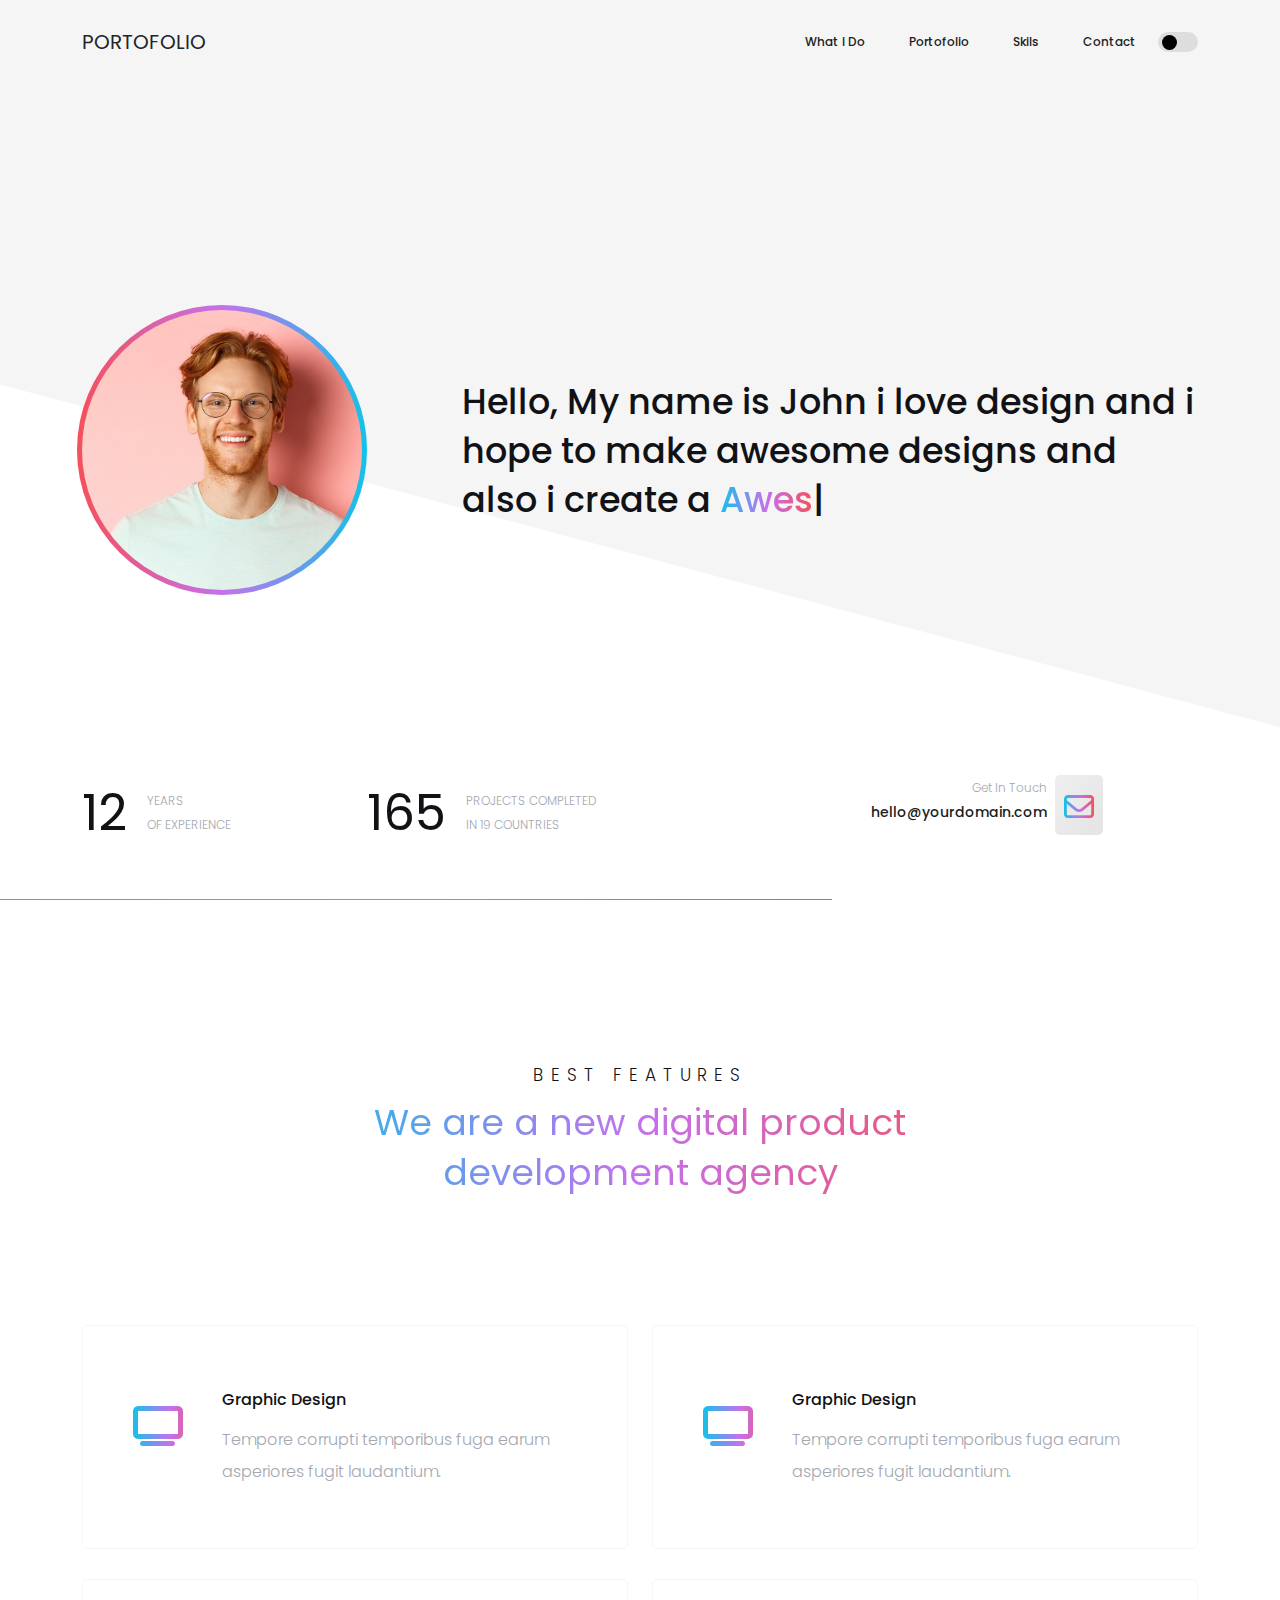
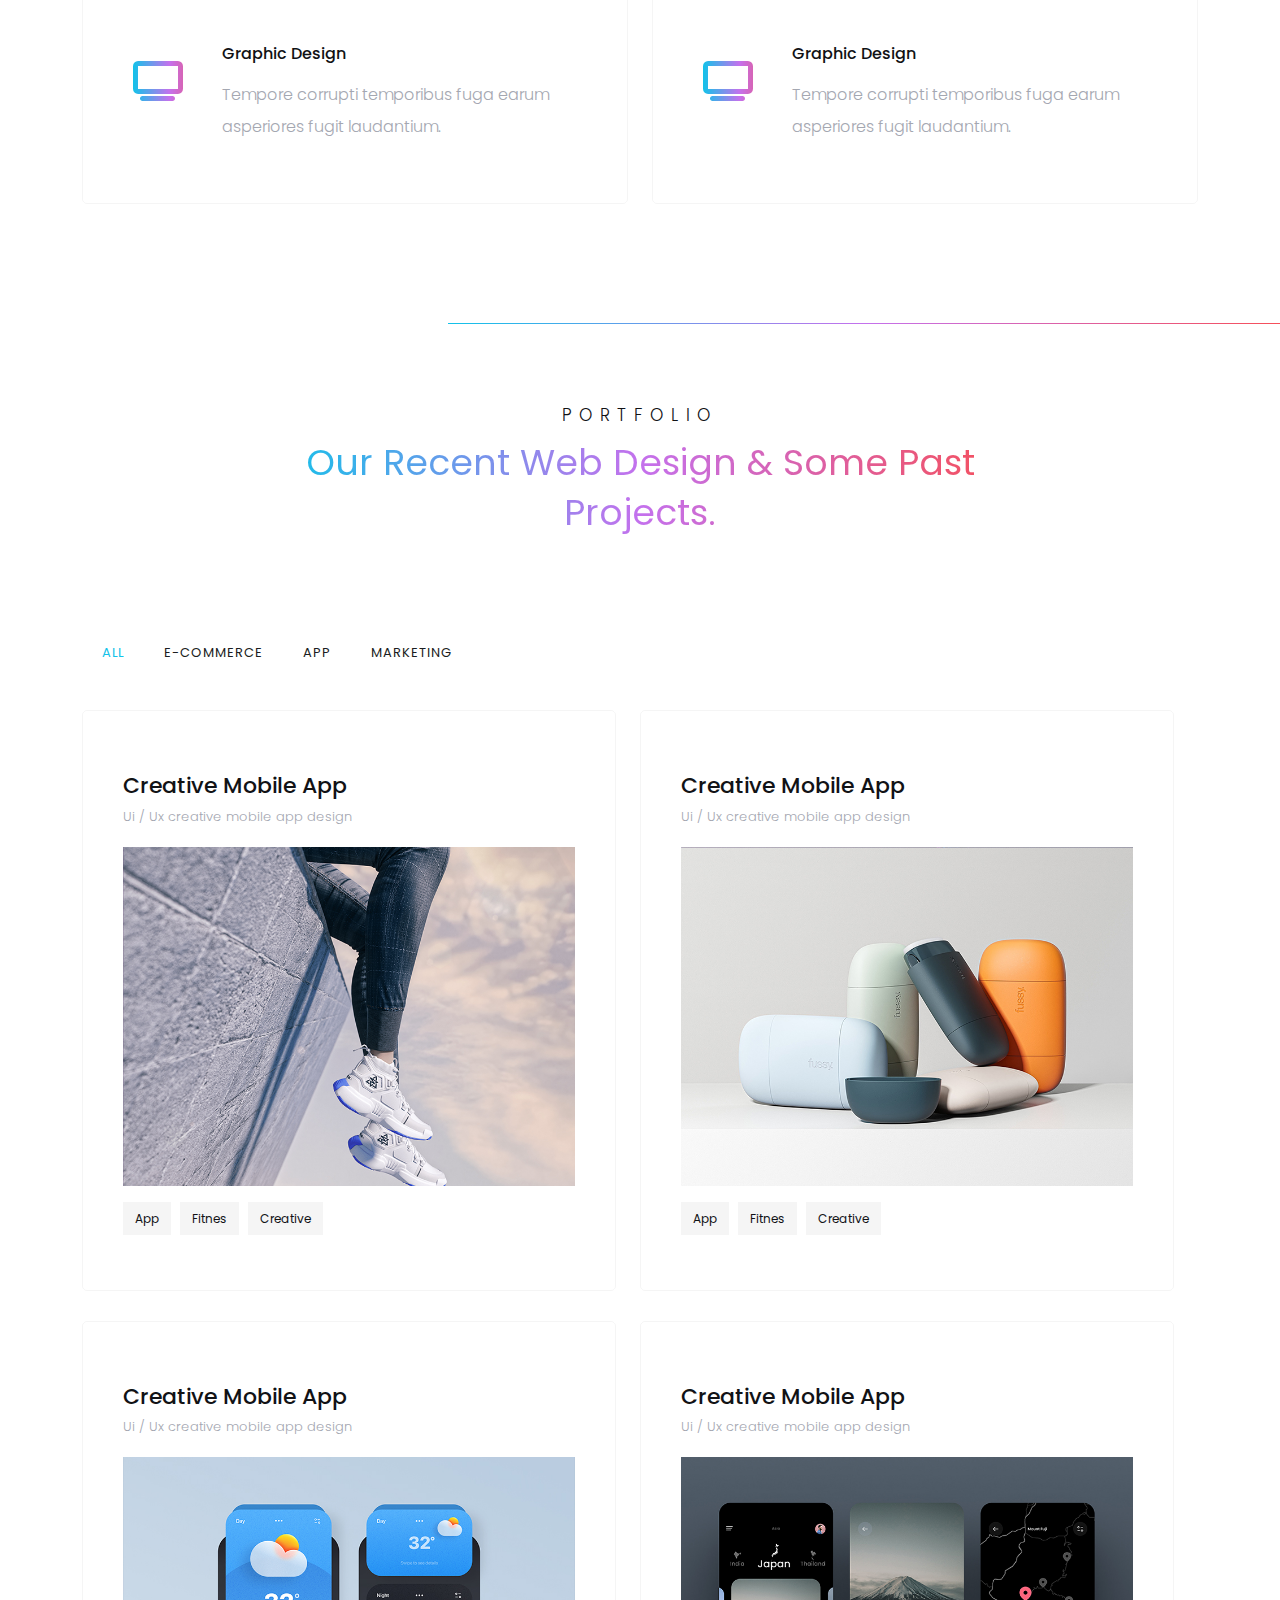
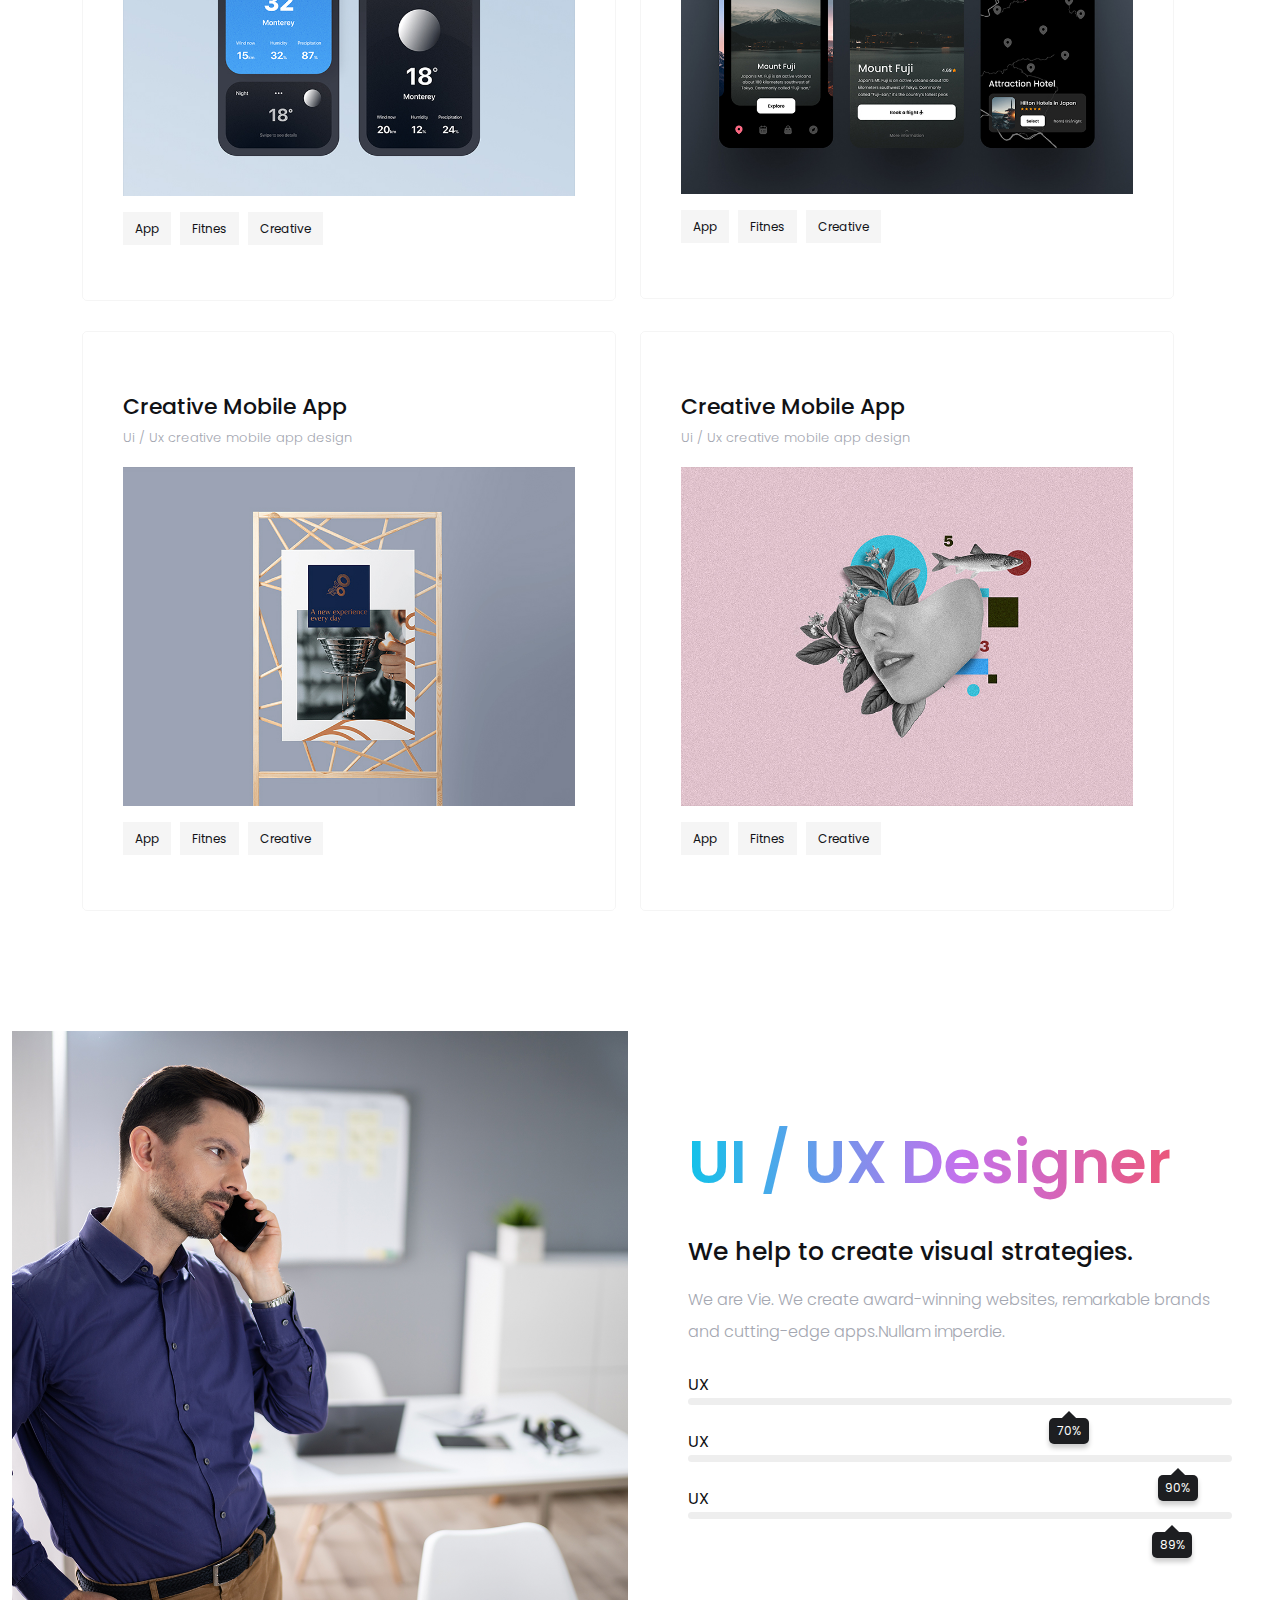
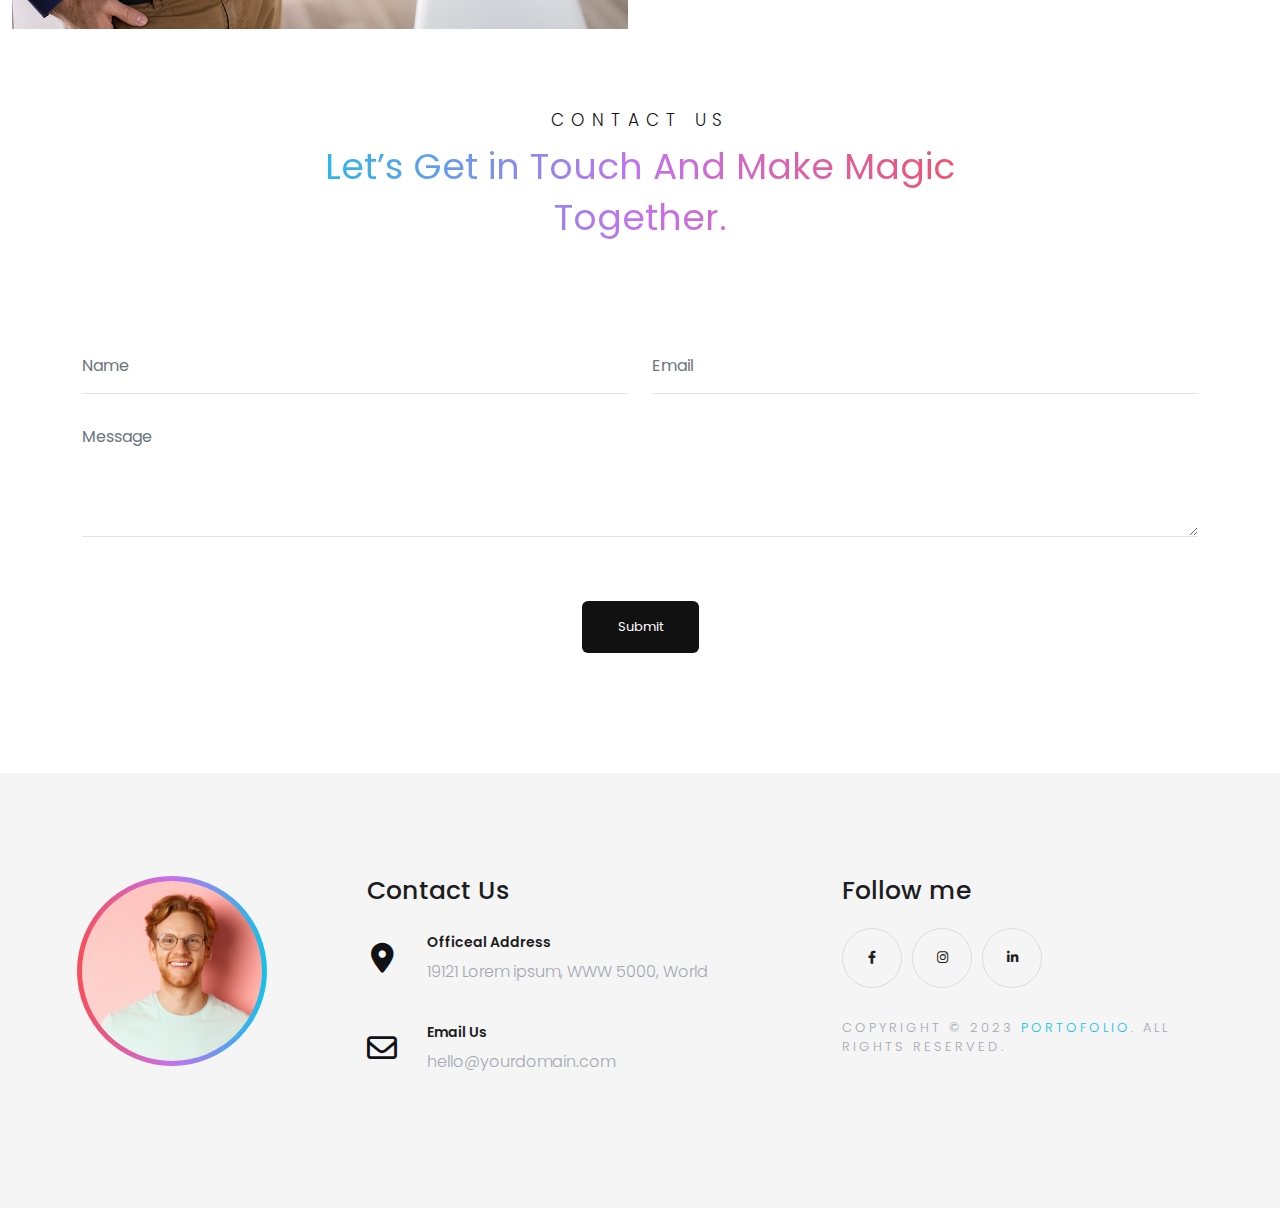
<file: index.html>
<!doctype html>
<html lang="ro">

<head>
    <meta charset="utf-8">
    <meta http-equiv="X-UA-Compatible" content="IE=edge">
    <meta name="viewport" content="width=device-width, initial-scale=1">
    <meta name="description" content="">
    <meta name="author" content="Catalin Milci">
    <link href="/css/bootstrap.css" rel="stylesheet">
    <link href="/css/light.css" rel="stylesheet">
    <link href="/lib/fontawesome/css/all.min.css" rel="stylesheet">
    <link rel="preconnect" href="https://fonts.googleapis.com">
    <link rel="preconnect" href="https://fonts.gstatic.com" crossorigin>
    <link href="https://fonts.googleapis.com/css2?family=Poppins:wght@100;200;300;400;500;600;700;800&display=swap"
        rel="stylesheet">
    <title>Portofolio project - Catalin Milici</title>
    <link rel="icon" type="image/x-icon" href="images/favicon.ico">
</head>

<body>
    <nav class="navbar navbar-expand-lg ">
        <div class="container">
            <a class="navbar-brand text-dark order-lg-0 order-1" href="#">PORTOFOLIO</a>
            <button class="navbar-toggler order-lg-1 order-2" type="button" data-bs-toggle="collapse"
                data-bs-target="#navbarSupportedContent" aria-controls="navbarSupportedContent" aria-expanded="false"
                aria-label="Toggle navigation">
            <div class="hamburger-lines">
                <span class="line line1"></span>
                <span class="line line2"></span>
                <span class="line line3"></span>
            </div>
            
            </button>
            <div onclick="toggleTheme()" id="toggle" class="order-lg-3 order-0"> <span class="indicator"></span> </div>
            <div class="collapse navbar-collapse d-xl-flex justify-content-end order-lg-2 order-4" id="navbarSupportedContent">
                <ul class="navbar-nav mr-auto">
                    
                    <li class="nav-item">
                        <a class="nav-link" href="#what-i-do">What I Do</a>
                    </li>
                    <li class="nav-item">
                        <a class="nav-link" href="#portofoliu">Portofolio</a>
                    </li>
                    <li class="nav-item">
                        <a class="nav-link" href="#skils">Skils</a>
                    </li>
                    <li class="nav-item">
                        <a class="nav-link" href="#contact">Contact</a>
                    </li>
                </ul>
            </div>
            
        </div>
   
    </nav>
  
    <header class="cm-person d-flex align-items-center justify-content-center flex-column">
        <div class="container">
            <div class="row align-items-center">
                <div class="col-lg-4 col-12">
                    <figure class="t mx-auto mx-lg-0 my-3">
                        <img class="img-fluid" src="/images/hero.jpg" alt="">
                    </figure>
                </div>
                <div class="col-lg-8 col-12">
                    <h1>Hello, My name is John i love design and i hope to make awesome designs and also i create a
                        <span id="word"></span>|</h1>
                </div>
            </div>
        </div>
        <div class="statistics w-100 position-absolute bottom-0">
            <div class="container">
                <div class="row">
                    <div class="col-lg-3 col-md-6">
                        <div class="stats">
                            <p class="count">
                                12
                            </p>
                            <p class="desc">
                                YEARS
                                <br>
                                OF EXPERIENCE
                            </p>
                        </div>
                    </div>
                    <div class="col-lg-3 col-md-6">
                        <div class="stats">
                            <p class="count">
                                165
                            </p>
                            <p class="desc">
                                PROJECTS COMPLETED<br>
                                IN 19 COUNTRIES
                            </p>
                        </div>
                    </div>
                    <div class="col-lg-3 col-12 offset-lg-2 d-flex mail-me">
                        <p class=" text-end pe-2">
                            <span class="text">
                                Get In Touch
                            </span>
                            <a href="mailto:your@email.com?subject=Subject">
                            hello@yourdomain.com
                            </a>
                        </p>
                        <div class="icon">
                            <i class="fa-regular fa-envelope linearGradientText"></i>
                        </div>
                    </div>
                </div>
            </div>
        </div>
        <div class="line bottom-0 start-0"></div>
    </header>
    <main>
       
        
        <section id="what-i-do" class="cm-services">
            <div class="container">
                <div class="row justify-content-center">
                    <div class="col-lg-8 col-md-10">
                        <div class="section-header text-center">
                            <h4>BEST FEATURES</h4>
                            <h2 class="pb-5 mb-5 linearGradientText">We are a new digital product development agency
                            </h2>
                        </div>
                    </div>
                </div>
                    <div class="row">
                        <div class="col-md-6 col-12">
                            <article class="box">
                                <div class="icon linearGradientText">
                                    <i class="fa-solid fa-tv"></i>
                                </div>
                                <div class="content ps-lg-3">
                                    <h6>Graphic Design</h6>
                                    <p>Tempore corrupti temporibus fuga earum asperiores fugit laudantium.</p>
                                </div>
                            </article>
                        </div>
                        <div class="col-md-6 col-12">
                            <article class="box">
                                <div class="icon linearGradientText">
                                    <i class="fa-solid fa-tv"></i>
                                </div>
                                <div class="content ps-lg-3">
                                    <h6>Graphic Design</h6>
                                    <p>Tempore corrupti temporibus fuga earum asperiores fugit laudantium.</p>
                                </div>
                            </article>
                        </div>
                        <div class="col-md-6 col-12 col-12">
                            <article class="box">
                                <div class="icon linearGradientText">
                                    <i class="fa-solid fa-tv"></i>
                                </div>
                                <div class="content ps-lg-3">
                                    <h6>Graphic Design</h6>
                                    <p>Tempore corrupti temporibus fuga earum asperiores fugit laudantium.</p>
                                </div>
                            </article>
                        </div>
                        <div class="col-md-6 col-12">
                            <article class="box">
                                <div class="icon linearGradientText">
                                    <i class="fa-solid fa-tv"></i>
                                </div>
                                <div class="content ps-lg-3">
                                    <h6>Graphic Design</h6>
                                    <p>Tempore corrupti temporibus fuga earum asperiores fugit laudantium.</p>
                                </div>
                            </article>
                        </div>
                    </div>
                </div>
                <div class="line bottom-0 end-0"></div>
        </section>
        <section id="portofoliu" class="cm-projects">
            <div class="container">
                <div class="row justify-content-center">
                    <div class="col-lg-8 col-md-10">
                        <div class="section-header text-center">
                            <h4>Portfolio</h4>
                            <h2 class="pb-5 mb-5 linearGradientText">Our Recent Web Design & Some Past Projects.
                            </h2>
                        </div>
                    </div>
                </div>
                <div class="row">
                    <div class="col-12">
                        <ul class="nav project-filter">
                            <li class="filter-item active" data-filter="all">
                        
                                All
                        
                            </li>
                            <li class="filter-item" data-filter="e-commerce">
                        
                                e-Commerce
                        
                            </li>
                        
                            <li class="filter-item" data-filter="App">
                        
                            App
                        
                            </li>
                        
                            <li class="filter-item" data-filter="marketing">
                        
                                Marketing
                        
                            </li>
                        </ul>
                    </div>
                <div class="row">
                <div class="col-md-6 project-item marketing">
                        <article class="box">
                            <h3>Creative Mobile App</h3>
                            <p class="desc">Ui / Ux creative mobile app design</p>
                            <div class="content">
                                <a href="#">
                                <figure>
                                    <img src="/images/1.jpg" class="img-fluid" />
                                </figure>
                                </a>
                                <div class="tags">
                                    <span>App</span>
                                    <span>Fitnes</span>
                                    <span>Creative</span>
                                </div>
                            </div>
                        </article>
                </div>
                <div class="col-md-6 project-itemmarketing">
                    <article class="box">
                        <h3>Creative Mobile App</h3>
                        <p class="desc">Ui / Ux creative mobile app design</p>
                        <div class="content">
                            <a href="#">
                                <figure>
                                    <img src="/images/2.jpg" class="img-fluid" />
                                </figure>
                            </a>
                            <div class="tags">
                                <span>App</span>
                                <span>Fitnes</span>
                                <span>Creative</span>
                            </div>
                        </div>
                    </article>
                </div>
                <div class="col-md-6 project-item App">
                    <article class="box">
                        <h3>Creative Mobile App</h3>
                        <p class="desc">Ui / Ux creative mobile app design</p>
                        <div class="content">
                            <a href="#">
                                <figure>
                                    <img src="/images/3.jpg" class="img-fluid" />
                                </figure>
                            </a>
                            <div class="tags">
                                <span>App</span>
                                <span>Fitnes</span>
                                <span>Creative</span>
                            </div>
                        </div>
                    </article>
                </div>
                <div class="col-md-6 project-item webdesign">
                    <article class="box">
                        <h3>Creative Mobile App</h3>
                        <p class="desc">Ui / Ux creative mobile app design</p>
                        <div class="content">
                            <a href="#">
                                <figure>
                                    <img src="/images/4.jpg" class="img-fluid" />
                                </figure>
                            </a>
                            <div class="tags">
                                <span>App</span>
                                <span>Fitnes</span>
                                <span>Creative</span>
                            </div>
                        </div>
                    </article>
                </div>
                <div class="col-md-6 project-item promovare">
                    <article class="box">
                        <h3>Creative Mobile App</h3>
                        <p class="desc">Ui / Ux creative mobile app design</p>
                        <div class="content">
                            <a href="#">
                                <figure>
                                    <img src="/images/5.jpg" class="img-fluid" />
                                </figure>
                            </a>
                            <div class="tags">
                                <span>App</span>
                                <span>Fitnes</span>
                                <span>Creative</span>
                            </div>
                        </div>
                    </article>
                </div>
                <div class="col-md-6 project-item App">
                    <article class="box">
                        <h3>Creative Mobile App</h3>
                        <p class="desc">Ui / Ux creative mobile app design</p>
                        <div class="content">
                            <a href="#">
                                <figure>
                                    <img src="/images/6.jpg" class="img-fluid" />
                                </figure>
                            </a>
                            <div class="tags">
                                <span>App</span>
                                <span>Fitnes</span>
                                <span>Creative</span>
                            </div>
                        </div>
                    </article>
                </div>
                </div>
            </div>
        </section>
        <section id="skils" class="cm-skils">
            <div class="row">
                <div class="col-lg-6 col-12">
                    <figure>
                        <img src="/images/ux.jpg" class="img-fluid" />
                    </figure>
                </div>
                <div class="col-lg-6 col-12 justify-content-center d-flex flex-column px-5">
                    <h2 class="linearGradientText">UI / UX Designer</h2>
                    <h3>We help to create visual strategies.</h3>
                    <p>We are Vie. We create award-winning websites, remarkable brands and cutting-edge apps.Nullam imperdie.</p>

                    <div class="skill-progress-bar">
                        <div class="progress-container" data-percentage='70'>
                            <div class="title">UX</div>
                            <div class="progress" style="max-width: 70%;"></div>
                            <div class="percentage" style="left: 70%">70%</div>
                        </div>
                        <div class="progress-container" data-percentage='90'>
                            <div class="title">UX</div>
                            <div class="progress" style="max-width: 90%;"></div>
                            <div class="percentage" style="left: 90%">90%</div>
                        </div>
                        <div class="progress-container" data-percentage='89'>
                            <div class="title">UX</div>
                            <div class="progress" style="max-width: 89%;"></div>
                            <div class="percentage" style="left: 89%">89%</div>
                        </div>
                        </div>
                    </div>
                </div>
            </div>
        </section>
        <section id="contact" class="contact-form">
            <div class="container">
                <div class="row justify-content-center">
                    <div class="col-lg-8 col-md-10">
                        <div class="section-header text-center">
                            <h4>CONTACT US</h4>
                            <h2 class="pb-5 mb-5 linearGradientText">Let’s Get in Touch And Make Magic Together.
                            </h2>
                        </div>
                    </div>
                </div>
            <form action="" method="post">
                <div class="row">
                <div class="mb-3 col-md-6">
                    <input type="text" name="name" class="form-control" id="InputText" aria-describedby="Name" placeholder="Name">
                </div>
                <div class="mb-3 col-md-6">
                    <input type="email" name="email" class="form-control" id="InputEmail" aria-describedby="Email" placeholder="Email">
                </div>
            <div class="mb-3 col-md-12">
                <textarea class="form-control" name="message" id="FormControlTextarea" rows="4" placeholder="Message"></textarea>
            </div>
            </div>
            <div class="col-md-12 text-center mt-5">
                <button type="submit" class="btn btn-primary">Submit</button>
            </div>
            </form>
            </div>
        </section>
        <div class="progress-wrap">
            <svg class="progress-circle svg-content" width="100%" height="100%" viewBox="-1 -1 102 102">
                <path d="M50,1 a49,49 0 0,1 0,98 a49,49 0 0,1 0,-98" />
            </svg>
        </div>
    </main>
    <footer class="px-3">
        <div class="container">
 
                <div class="row">
                    <div class="col-lg-3">
                        <figure class="my-2">
                            <img class="" src="/images/hero.jpg" alt="">
                        </figure>
                    </div>
                    <div class="col-lg-5">
                        <div class="information">
                            <div class="title">
                                Contact Us
                            </div>
                           <ul>
                            <li>
                                <i class="fa-solid fa-location-dot"></i>
                                <span>
                                    <strong>Officeal Address</strong>
                                19121 Lorem ipsum, WWW 5000, World
                                </span>
                            </li>
                            <li>
                            <i class="fa-regular fa-envelope"></i>
                                <span>
                                    <strong>Email Us</strong>
                                hello@yourdomain.com
                                </span>
                            </li>
                           </ul>
                        </div>
                    </div>
                    <div class="col-lg-4">
                        
                        <div class="social-media">
                            
                            <div class="title">Follow me</div>
                         
                            <a class="facebook" href="#">
                                <i class="fa-brands fa-facebook-f"></i>
                            </a>
                            <a class="instagram" href="#">
                                <i class="fa-brands fa-instagram"></i>
                            </a>
                            <a class="linkedin" href="#">
                                <i class="fa-brands fa-linkedin-in"></i>
                            </a>
                        </div>
                        <div class="copyright">
                            Copyright © 2023 <a href="/">Portofolio</a>. All Rights Reserved.
                        </div>
                    </div>
                </div>
            </div>
        
    </footer>
<script src="https://code.jquery.com/jquery-3.6.4.min.js"
    integrity="sha256-oP6HI9z1XaZNBrJURtCoUT5SUnxFr8s3BzRl+cbzUq8=" crossorigin="anonymous"></script>

    <script src="/js/bootstrap.js"></script>
    <script src="/js/script.js"></script>


</body>

</html>
</file>
<file: css/light.css>
body {
  color: #111215;
  background: #ffffff;
  line-height: 1.5;
  font-weight: 400;
  overflow-x: hidden !important;
  font-family: "Poppins", sans-serif;
  transition: all 0.5s;
}

#toggle {
  position: relative;
  height: 20px;
  width: 40px;
  background-color: #ddd;
  border-radius: 30px;
  cursor: pointer;
  transition: all 0.5s;
}

#toggle .indicator {
  position: absolute;
  height: 15px;
  width: 15px;
  top: 3px;
  left: 4px;
  background-color: #000;
  border-radius: 50%;
  transition: all 0.5s;
}

#toggle .change {
  left: 22px;
  background-color: #000;
}

.dark-content {
  color: #fff;
  background-color: #080808;
}

h1,
h2,
h3,
h4,
h5,
h6 {
  margin: 0;
  line-height: 1.4;
  font-weight: 500;
}

::-webkit-scrollbar {
  width: 8px;
}

::-webkit-scrollbar-track {
  box-shadow: inset 0 0 6px rgba(0, 0, 0, 0.3);
  border-radius: 10px;
}

::-webkit-scrollbar-thumb {
  background: linear-gradient(to bottom, #12c2e9, #c471ed, #f64f59);
  border-radius: 10px;
}

:focus:not(:focus-visible) {
  outline: 0;
  box-shadow: none;
}

.progress-wrap {
  position: fixed;
  right: 50px;
  bottom: 50px;
  height: 46px;
  width: 46px;
  cursor: pointer;
  display: block;
  border-radius: 50px;
  box-shadow: inset 0 0 0 2px rgba(0, 0, 0, 0.2);
  z-index: 10000;
  opacity: 0;
  visibility: hidden;
  transform: translateY(15px);
  -webkit-transition: all 200ms linear;
  transition: all 200ms linear;
}

.progress-wrap.active-progress {
  opacity: 1;
  visibility: visible;
  transform: translateY(0);
}

.progress-wrap::after {
  position: absolute;
  font-family: "Font Awesome 6 Free";
  font-weight: 900;
  content: '\f106';
  text-align: center;
  line-height: 48px;
  font-size: 20px;
  color: grey;
  left: 0;
  top: 0;
  height: 46px;
  width: 46px;
  cursor: pointer;
  display: block;
  z-index: 1;
  -webkit-transition: all 200ms linear;
  transition: all 200ms linear;
}

.progress-wrap:hover::after {
  color: #12c2e9;
}

.progress-wrap svg path {
  fill: none;
}

.progress-wrap svg.progress-circle path {
  stroke: #12c2e9;
  stroke-width: 4;
  box-sizing: border-box;
  -webkit-transition: all 200ms linear;
  transition: all 200ms linear;
}

figure,
p {
  margin-bottom: 0;
}

.section-header h4 {
  font-weight: 300;
  font-size: 17px;
  text-transform: uppercase;
  letter-spacing: 7px;
  margin-bottom: 10px;
}

.section-header h2 {
  font-size: 48px;
  font-weight: 500;
}

.box {
  text-align: left;
  display: flex;
  align-items: center;
  justify-content: space-between;
  margin-top: 30px;
  padding: 60px 40px;
  border-radius: 5px;
  border: 1px solid rgba(0, 0, 0, 0.04);
}

.box .icon {
  width: 110px;
  height: 80px;
  font-size: 40px;
  margin-left: 10px;
}

.navbar {
  transition: top 0.3s;
  z-index: 9999;
}

.navbar .navbar-nav .nav-link {
  color: #1B1D21;
  font-size: 12px;
  font-weight: 500;
  padding: 15px 7px;
  margin: 10px 15px;
}

.navbar.animation {
  background-color: #ffffff;
  box-shadow: 0 5px 10px 0 rgba(0, 0, 0, 0.07);
}

.cm-person {
  min-height: 100vh;
  padding: 100px 0;
  position: relative;
  overflow: hidden;
  top: -84px;
  display: inline-block;
}

.cm-person::after {
  content: "";
  width: 140%;
  background: rgba(0, 0, 0, 0.04);
  height: 100%;
  -webkit-transform: rotate(15deg);
  -ms-transform: rotate(15deg);
  transform: rotate(15deg);
  position: absolute;
  top: -40%;
  left: -20%;
  z-index: -1;
}

.cm-person h1 {
  font-size: 35px;
}

.cm-person #word {
  background: -webkit-gradient(linear, left top, right top, from(#12c2e9), color-stop(#c471ed), to(#f64f59));
  background: -webkit-linear-gradient(left, #12c2e9, #c471ed, #f64f59);
  background: -o-linear-gradient(left, #12c2e9, #c471ed, #f64f59);
  background: linear-gradient(to right, #12c2e9, #c471ed, #f64f59);
  -webkit-background-clip: text;
  -webkit-text-fill-color: transparent;
}

.cm-person figure {
  position: relative;
  width: 280px;
  height: 280px;
  border-radius: 50%;
  z-index: 2;
}

.cm-person figure img {
  -o-object-fit: cover;
  object-fit: cover;
  border-radius: 50%;
  max-width: 100%;
  height: 100%;
}

.cm-person figure::after {
  content: "";
  background: -webkit-gradient(linear, right top, left top, from(#12c2e9), color-stop(#c471ed), to(#f64f59));
  background: -webkit-linear-gradient(right, #12c2e9, #c471ed, #f64f59);
  background: -o-linear-gradient(right, #12c2e9, #c471ed, #f64f59);
  background: linear-gradient(to left, #12c2e9, #c471ed, #f64f59);
  position: absolute;
  top: -5px;
  left: -5px;
  right: -5px;
  bottom: -5px;
  border-radius: 50%;
  z-index: -1;
}

.statistics {
  padding-bottom: 50px;
}

.statistics .stats {
  display: flex;
  align-items: center;
  width: 240px;
}

.statistics .stats .count {
  font-size: 50px;
  font-weight: 400;
  margin-right: 20px;
}

.statistics .stats .desc {
  color: #a4a7b1;
  font-size: 12px;
  font-weight: 300;
  line-height: 2;
}

.mail-me span {
  color: #a4a7b1;
  font-size: 12px;
  font-weight: 300;
  line-height: 2;
}

.mail-me a {
  font-size: 14px;
  margin-top: 5px;
  line-height: 1.4;
  font-weight: 500;
  color: #1B1D21;
  text-decoration: none;
}

.mail-me .icon {
  width: 60px;
  height: 60px;
  line-height: 65px;
  text-align: center;
  border-radius: 5px;
  background: -webkit-linear-gradient(323.53deg, #eee 6.69%, rgba(4, 4, 5, 0.1) 85.43%);
  background: -o-linear-gradient(323.53deg, #eee 6.69%, rgba(4, 4, 5, 0.1) 85.43%);
  background: linear-gradient(126.47deg, #eee 6.69%, rgba(4, 4, 5, 0.1) 85.43%);
  font-size: 30px;
}

.linearGradientText {
  background: -webkit-gradient(linear, left top, right top, from(#12c2e9), color-stop(#c471ed), to(#f64f59));
  background: -webkit-linear-gradient(left, #12c2e9, #c471ed, #f64f59);
  background: -o-linear-gradient(left, #12c2e9, #c471ed, #f64f59);
  background: linear-gradient(to right, #12c2e9, #c471ed, #f64f59);
  -webkit-background-clip: text;
  -webkit-text-fill-color: transparent;
}

.line {
  position: absolute;
  height: 1px;
  width: 65%;
  background: -webkit-gradient(linear, left top, right top, from(#12c2e9), color-stop(#c471ed), to(#f64f59));
  background: -webkit-linear-gradient(left, #12c2e9, #c471ed, #f64f59);
  background: -o-linear-gradient(left, #12c2e9, #c471ed, #f64f59);
  background: linear-gradient(to right, #12c2e9, #c471ed, #f64f59);
}

.cm-services {
  padding-top: 80px;
  padding-bottom: 120px;
  position: relative;
}

.cm-services .content h6 {
  line-height: 1.8;
  text-transform: capitalize;
  margin-bottom: 10px;
}

.cm-services .content p {
  color: #a4a7b1;
  font-size: 16px;
  font-weight: 300;
  line-height: 2;
  margin: 0;
}

.cm-projects {
  padding-top: 80px;
  padding-bottom: 120px;
  position: relative;
}

.cm-projects .box {
  flex-direction: column;
  align-items: flex-start;
}

.cm-projects h3 {
  font-size: 22px;
  font-weight: 500;
  margin-bottom: 5px;
}

.cm-projects .desc {
  color: #a4a7b1;
  font-size: 13px;
  font-weight: 300;
}

.cm-projects figure {
  margin-block: 20px;
}

.cm-projects .tags span {
  padding: 8px 12px;
  background: rgba(0, 0, 0, 0.04);
  margin-right: 5px;
  font-size: 12px;
}

.cm-projects .project-item.hide {
  display: none;
}

.cm-projects .project-item.show {
  animation: fadeIn 1s ease;
}

@keyframes fadeIn {
  0% {
    opacity: 0;
  }
  100% {
    opacity: 1;
  }
}

.cm-projects .filter-item {
  color: #1B1D21;
  font-size: 13px;
  letter-spacing: 1px;
  text-transform: uppercase;
  margin: 8px 20px;
  padding-bottom: 10px;
  cursor: pointer;
  position: relative;
}

.cm-projects .filter-item.active {
  color: #12c2e9;
}

.cm-skils {
  --bs-gutter-x: 1.5rem;
  --bs-gutter-y: 0;
  width: 100%;
  padding-right: calc(var(--bs-gutter-x) * 0.5);
  padding-left: calc(var(--bs-gutter-x) * 0.5);
  margin-right: auto;
  margin-left: auto;
}

.cm-skils h2 {
  font-size: 60px;
  font-weight: 600;
  margin-bottom: 30px;
}

.cm-skils h3 {
  font-size: 25px;
  line-height: 1.4;
  font-weight: 500;
  margin-bottom: 15px;
}

.cm-skils p {
  color: #a4a7b1;
  font-size: 16px;
  font-weight: 300;
  line-height: 2;
  margin: 0;
}

.cm-skils .progress-container {
  position: relative;
  margin-top: 50px;
  margin-bottom: 20px;
  display: block;
}

.cm-skils .progress-container .title {
  position: absolute;
  top: -25px;
}

.cm-skils .progress-container, .cm-skils .progress {
  background-color: #eee;
  border-radius: 5px;
  position: relative;
  height: 7px;
  width: 100%;
}

.cm-skils .progress {
  background: -webkit-gradient(linear, left top, right top, from(#12c2e9), color-stop(#c471ed), to(#f64f59));
  background: -webkit-linear-gradient(left, #12c2e9, #c471ed, #f64f59);
  background: -o-linear-gradient(left, #12c2e9, #c471ed, #f64f59);
  background: linear-gradient(to right, #12c2e9, #c471ed, #f64f59);
  -webkit-transition: all 1.5s;
  -o-transition: all 1.5s;
  transition: all 1.5s;
  width: 0;
  transition: width 0.4s linear;
}

.cm-skils .percentage {
  background: #1D1E21;
  border-radius: 5px;
  box-shadow: 0 4px 5px rgba(0, 0, 0, 0.2);
  color: #fff;
  font-size: 12px;
  padding: 4px;
  position: absolute;
  top: 20px;
  left: 0;
  transform: translateX(-50%);
  width: 40px;
  text-align: center;
  transition: left 0.4s linear;
}

.cm-skils .percentage::after {
  background: #1D1E21;
  content: '';
  position: absolute;
  top: -5px;
  left: 50%;
  transform: translateX(-50%) rotate(45deg);
  height: 10px;
  width: 10px;
  z-index: -1;
}

.cm-skils .progressbar-active {
  animation-name: progress;
  animation-duration: 1s;
  animation-fill-mode: forwards;
  animation-delay: 0.4s;
}

@keyframes progress {
  0% {
    width: 0;
  }
  100% {
    width: 100%;
  }
}

.contact-form {
  padding-top: 80px;
  padding-bottom: 120px;
}

.contact-form input,
.contact-form textarea {
  width: 100%;
  padding: 15px 0;
  border: 0;
  border-bottom: 1px solid rgba(0, 0, 0, 0.1);
  background: transparent;
  color: #fff;
  border-radius: 0;
}

.contact-form input:focus,
.contact-form textarea:focus {
  background: transparent;
  color: #fff;
  box-shadow: none;
}

.contact-form button {
  background: #111;
  color: #fff;
  padding: 15px 35px;
  font-size: 13px;
  border-color: transparent;
  -webkit-transition: all 0.4s;
  -o-transition: all 0.4s;
  transition: all 0.4s;
}

.contact-form button:hover, .contact-form button:focus, .contact-form button:active {
  background: #fff !important;
  color: #333 !important;
  outline-offset: -4px;
  outline: 2px solid #333;
}

footer {
  background: rgba(0, 0, 0, 0.04);
  padding: 100px 0;
}

footer .title {
  line-height: 1.4;
  font-weight: 500;
  color: #1B1D21;
  font-size: 25px;
  margin-bottom: 20px;
}

footer ul {
  padding-left: 0;
}

footer ul li {
  list-style: none;
  display: flex;
  align-items: center;
  margin-bottom: 30px;
}

footer ul li i {
  font-size: 30px;
  margin-right: 30px;
  width: 30px;
  text-align: center;
}

footer ul li span {
  color: #a4a7b1;
  font-size: 16px;
  font-weight: 300;
  line-height: 2;
}

footer ul li span strong {
  width: 100%;
  display: flex;
  font-size: 14px;
  font-weight: 600;
  color: #1B1D21;
}

footer .social-media a {
  width: 60px;
  height: 60px;
  line-height: 60px;
  text-align: center;
  border-radius: 50%;
  border: 1px solid rgba(0, 0, 0, 0.1);
  font-size: 13px;
  margin-right: 10px;
  display: flex;
  align-items: center;
  justify-content: center;
  text-decoration: none;
  color: #1B1D21;
  float: left;
}

footer .copyright {
  font-size: 13px;
  font-weight: 300;
  text-transform: uppercase;
  letter-spacing: 3px;
  color: #a4a7b1;
  display: inline-block;
  width: 100%;
  margin-top: 30px;
}

footer .copyright a {
  color: #12c2e9;
  text-decoration: none;
}

footer figure {
  position: relative;
  width: 180px;
  height: 180px;
  border-radius: 50%;
  z-index: 2;
}

footer figure:after {
  content: "";
  background: linear-gradient(to left, #12c2e9, #c471ed, #f64f59);
  position: absolute;
  top: -5px;
  left: -5px;
  right: -5px;
  bottom: -5px;
  border-radius: 50%;
  z-index: -1;
}

footer figure img {
  object-fit: cover;
  border-radius: 50%;
  max-width: 100%;
  height: 100%;
}

@media (max-width: 992px) {
  body {
    padding-top: 60px;
  }
  button.navbar-toggler {
    border: 0 !important;
  }
  button .hamburger-lines {
    display: block;
    height: 23px;
    width: 28px;
    z-index: 2;
    display: flex;
    flex-direction: column;
    justify-content: space-between;
  }
  button .hamburger-lines .line {
    position: relative;
    display: block;
    height: 2px;
    width: 100%;
    border-radius: 2px;
    background: #333;
  }
  button .hamburger-lines .line1 {
    transition: transform 0.4s ease-in-out;
  }
  button .hamburger-lines .line2 {
    transition: transform 0.2s ease-in-out;
  }
  button .hamburger-lines .line3 {
    transition: transform 0.4s ease-in-out;
  }
  button.navbar-toggler[aria-expanded=true] .hamburger-lines .line1 {
    transform: rotate(-45deg);
    top: 10px;
  }
  button.navbar-toggler[aria-expanded=true] .hamburger-lines .line2 {
    transform: scaleY(0);
  }
  button.navbar-toggler[aria-expanded=true] .hamburger-lines .line3 {
    transform: rotate(45deg);
    top: -11px;
  }
  .navbar {
    position: fixed;
    top: 0;
    left: 0;
    width: 100%;
  }
  .navbar {
    background-color: #fff;
  }
  .navbar .navbar-brand {
    margin-right: 0 !important;
  }
  .navbar .navbar-nav .nav-item {
    border-bottom: 1px solid #ddd;
  }
  .navbar .navbar-nav .nav-item:first-child {
    border-top: 1px solid #ddd;
  }
  .navbar .navbar-nav .nav-item:last-child {
    border-bottom: 0;
  }
  .navbar .navbar-nav .nav-item .nav-link {
    padding: 0;
    text-align: center;
  }
  .navbar .navbar-toggler {
    background-image: none;
  }
  .cm-person {
    min-height: auto;
    padding: 20px 0;
    position: relative;
    overflow: hidden;
    top: 0;
  }
  .cm-person h1 {
    font-size: 30px;
    padding: 50px 0;
  }
  .cm-person .statistics .mail-me p {
    width: 200px;
  }
  .cm-person .statistics.position-absolute {
    position: relative !important;
    margin-top: 50px;
  }
  .cm-services .box {
    padding: 6% 10%;
    text-align: center;
    justify-content: center;
    flex-direction: column;
  }
}

.section-header h2 {
  font-size: 36px;
  font-weight: 400;
}
</file>
